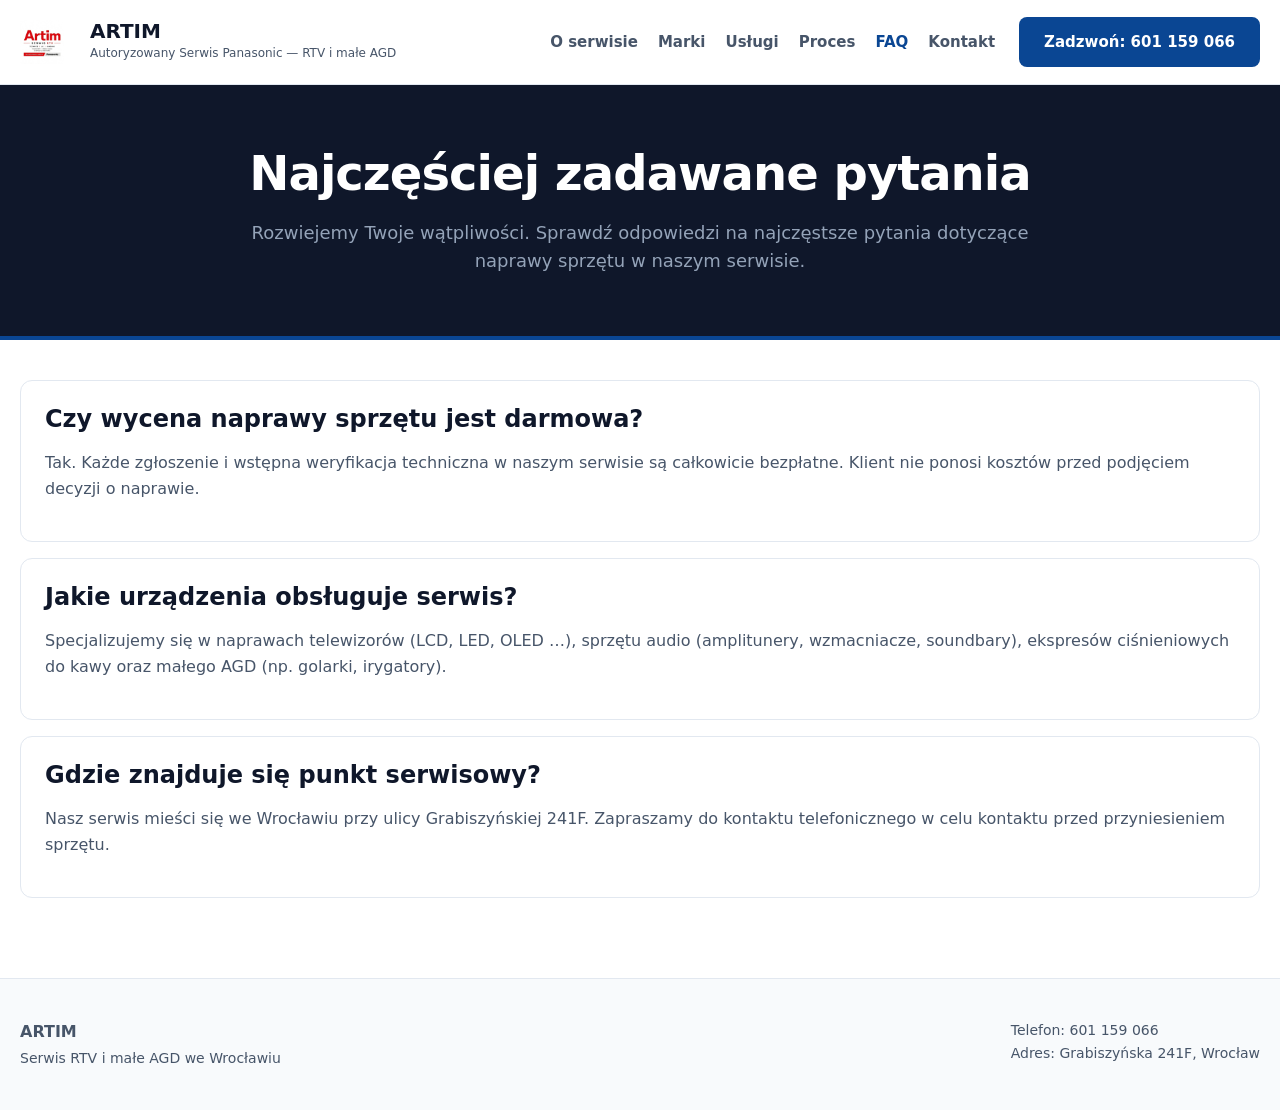
<file: faq.html>
<!DOCTYPE html>
<html lang="pl">
<head>
  <meta charset="UTF-8" />
  <meta name="viewport" content="width=device-width, initial-scale=1.0" />
  <title>FAQ - Często zadawane pytania | Serwis RTV i AGD ARTIM</title>
<meta name="description" content="Masz pytania dotyczące naprawy sprzętu we Wrocławiu? Sprawdź nasze FAQ. Odpowiadamy na najczęstsze pytania o koszty, czas naprawy i gwarancję.">
  <link rel="icon" type="image/jpeg" href="icon.jpg">
  <link rel="stylesheet" href="style.css">
</head>
<body>
  <header class="topbar">
    <div class="container topbar-inner">
      <a href="index.html" class="brand"><img src="logo.jpg" alt="Artim Logo" style="height: 44px; width: auto; object-fit: contain; border-radius: 4px; margin-right: 12px;"><div class="brand-copy"><div class="brand-title">ARTIM</div><div class="brand-sub">Autoryzowany Serwis Panasonic — RTV i małe AGD</div></div></a>
      <nav class="nav">
        <div class="nav-links">
          <a href="o-serwisie.html">O serwisie</a>
          <a href="marki.html">Marki</a>
          <a href="uslugi.html">Usługi</a>
          <a href="proces.html">Proces</a>
          <a href="faq.html" style="color: var(--brand);">FAQ</a>
          <a href="kontakt.html">Kontakt</a>
        </div>
        <a class="btn btn-primary nav-phone" href="tel:+48601159066">Zadzwoń: 601 159 066</a>
      </nav>
    </div>
  </header>

  <section class="page-header">
    <div class="container">
      <h1>Najczęściej zadawane pytania</h1>
      <p>Rozwiejemy Twoje wątpliwości. Sprawdź odpowiedzi na najczęstsze pytania dotyczące naprawy sprzętu w naszym serwisie.</p>
    </div>
  </section>

  <main class="section" style="padding-top: 40px;">
    <div class="container">
      <div class="faq">
        <div class="faq-item">
          <h3>Czy wycena naprawy sprzętu jest darmowa?</h3>
          <p>Tak. Każde zgłoszenie i wstępna weryfikacja techniczna w naszym serwisie są całkowicie bezpłatne. Klient nie ponosi kosztów przed podjęciem decyzji o naprawie.</p>
        </div>
        <div class="faq-item">
          <h3>Jakie urządzenia obsługuje serwis?</h3>
          <p>Specjalizujemy się w naprawach telewizorów (LCD, LED, OLED …), sprzętu audio (amplitunery, wzmacniacze, soundbary), ekspresów ciśnieniowych do kawy oraz małego AGD (np. golarki, irygatory).</p>
        </div>
        <div class="faq-item">
          <h3>Gdzie znajduje się punkt serwisowy?</h3>
          <p>Nasz serwis mieści się we Wrocławiu przy ulicy Grabiszyńskiej 241F. Zapraszamy do kontaktu telefonicznego w celu kontaktu przed przyniesieniem sprzętu.</p>
        </div>
      </div>
    </div>
  </main>

  <footer class="footer">
    <div class="container footer-inner">
      <div><strong>ARTIM</strong><br><span class="small">Serwis RTV i małe AGD we Wrocławiu</span></div>
      <div class="small">
        <div>Telefon: <a href="tel:+48601159066">601 159 066</a></div>
        <div>Adres: Grabiszyńska 241F, Wrocław</div>
      </div>
    </div>
  </footer>
</body>
</html>
</file>
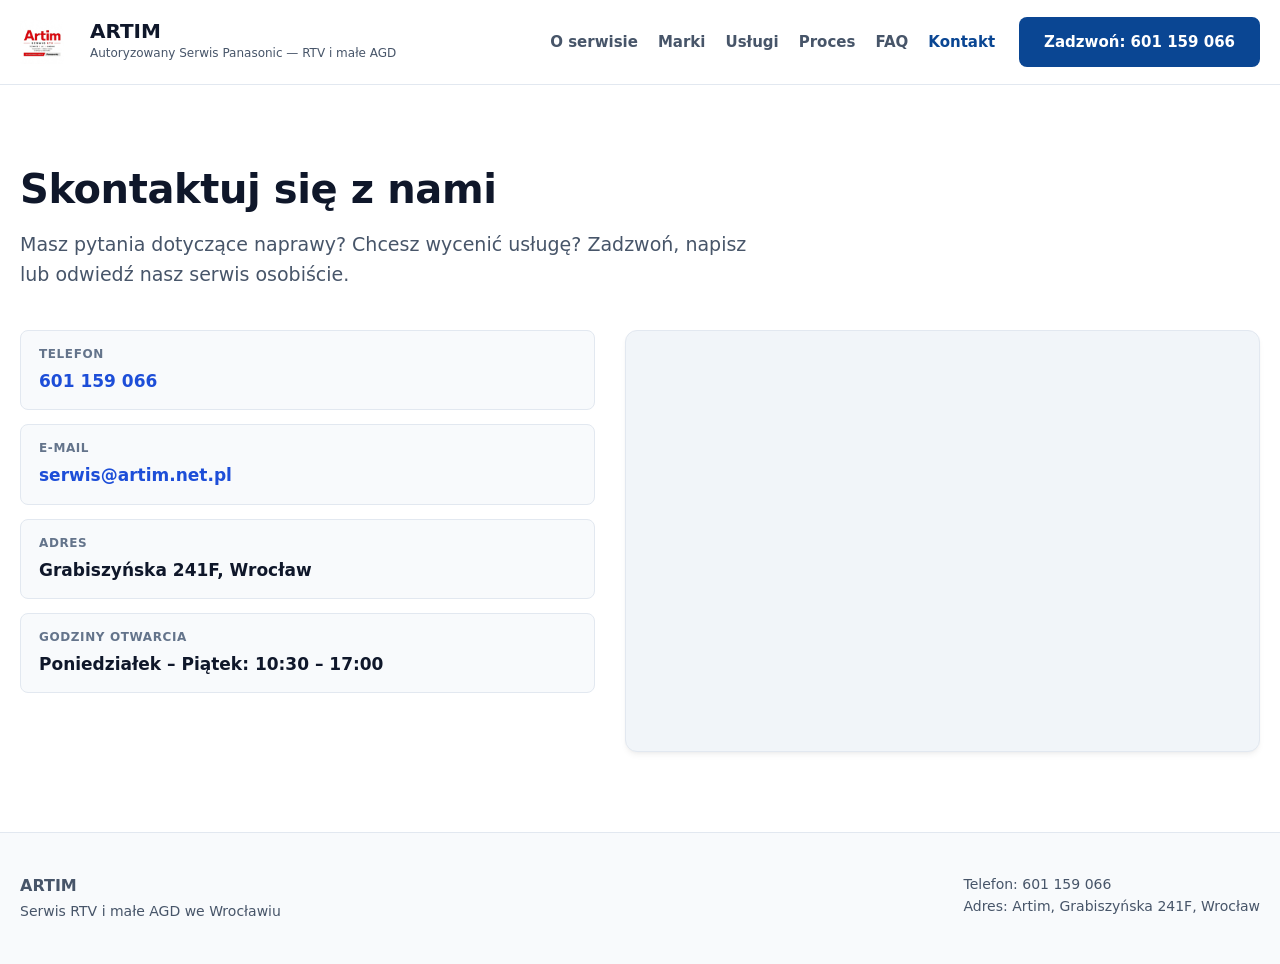
<file: kontakt.html>
<!DOCTYPE html>
<html lang="pl">
<head>
  <meta charset="UTF-8" />
  <meta name="viewport" content="width=device-width, initial-scale=1.0" />
 <title>Kontakt - Serwis ARTIM Wrocław | Adres, telefon i dojazd</title>
<meta name="description" content="Skontaktuj się z nami! Serwis ARTIM, ul. Grabiszyńska 241F, Wrocław. Zadzwoń: 601 159 066. Szybka naprawa RTV, audio i ekspresów. Sprawdź mapę dojazdu.">
  <link rel="icon" type="image/jpeg" href="icon.jpg">
  <link rel="stylesheet" href="style.css">
</head>
<body>
  <header class="topbar">
    <div class="container topbar-inner">
      <a href="index.html" class="brand">
        <img src="logo.jpg" alt="Artim Logo" style="height: 44px; width: auto; object-fit: contain; border-radius: 4px; margin-right: 12px;">
        <div class="brand-copy">
          <div class="brand-title">ARTIM</div>
          <div class="brand-sub">Autoryzowany Serwis Panasonic — RTV i małe AGD</div>
        </div>
      </a>
      <nav class="nav">
        <div class="nav-links">
          <a href="o-serwisie.html">O serwisie</a>
          <a href="marki.html">Marki</a>
          <a href="uslugi.html">Usługi</a>
          <a href="proces.html">Proces</a>
          <a href="faq.html">FAQ</a>
          <a href="kontakt.html" style="color: var(--brand);">Kontakt</a>
        </div>
        <a class="btn btn-primary nav-phone" href="tel:+48601159066">Zadzwoń: 601 159 066</a>
      </nav>
    </div>
  </header>

  <main class="section">
    <div class="container">
      <div class="section-head">
        <h2>Skontaktuj się z nami</h2>
        <p class="lead">Masz pytania dotyczące naprawy? Chcesz wycenić usługę? Zadzwoń, napisz lub odwiedź nasz serwis osobiście.</p>
      </div>

      <div class="contact-grid">
        <div class="contact-card">
          <div class="contact-box">
            
            <div class="contact-item">
              <span class="contact-label">Telefon</span>
              <span class="contact-value"><a href="tel:+48601159066" class="link">601 159 066</a></span>
            </div>

            <div class="contact-item">
              <span class="contact-label">E-mail</span>
              <span class="contact-value"><a href="mailto:serwis@artim.net.pl" class="link">serwis@artim.net.pl</a></span>
            </div>
            
            <div class="contact-item">
              <span class="contact-label">Adres</span>
              <span class="contact-value">Grabiszyńska 241F, Wrocław</span>
            </div>

            <div class="contact-item">
              <span class="contact-label">Godziny otwarcia</span>
              <span class="contact-value">Poniedziałek – Piątek: 10:30 – 17:00</span>
            </div>

          </div>
        </div>

        <div class="map-wrap">
          <!-- Poprawnie osadzona mapa dla Artim -->
          <iframe 
            src="https://www.google.com/maps/embed?pb=!1m18!1m12!1m3!1d2505.4667503738096!2d16.9823447!3d51.0969714!2m3!1f0!2f0!3f0!3m2!1i1024!2i768!4f13.1!3m3!1m2!1s0x470fc18b3bf2ea5d%3A0x2e398857a7fdf902!2sArtim%20-%20Serwis%20RTV%20%2F%20Panasonic%20%2F%20Technics%20%2F%20LG%20%2F%20Samsung%20%2FEkspresy%20ci%C5%9Bnieniowe%20do%20kawy!5e0!3m2!1spl!2spl!4v1719010000000!5m2!1spl!2spl" 
            width="100%" 
            height="100%" 
            style="border:0;" 
            allowfullscreen="" 
            loading="lazy" 
            referrerpolicy="no-referrer-when-downgrade">
          </iframe>
        </div>
      </div>
    </div>
  </main>

  <footer class="footer">
    <div class="container footer-inner">
      <div><strong>ARTIM</strong><br><span class="small">Serwis RTV i małe AGD we Wrocławiu</span></div>
      <div class="small">
        <div>Telefon: <a href="tel:+48601159066">601 159 066</a></div>
        <div>Adres: Artim, Grabiszyńska 241F, Wrocław</div>
      </div>
    </div>
  </footer>
</body>
</html>
</file>
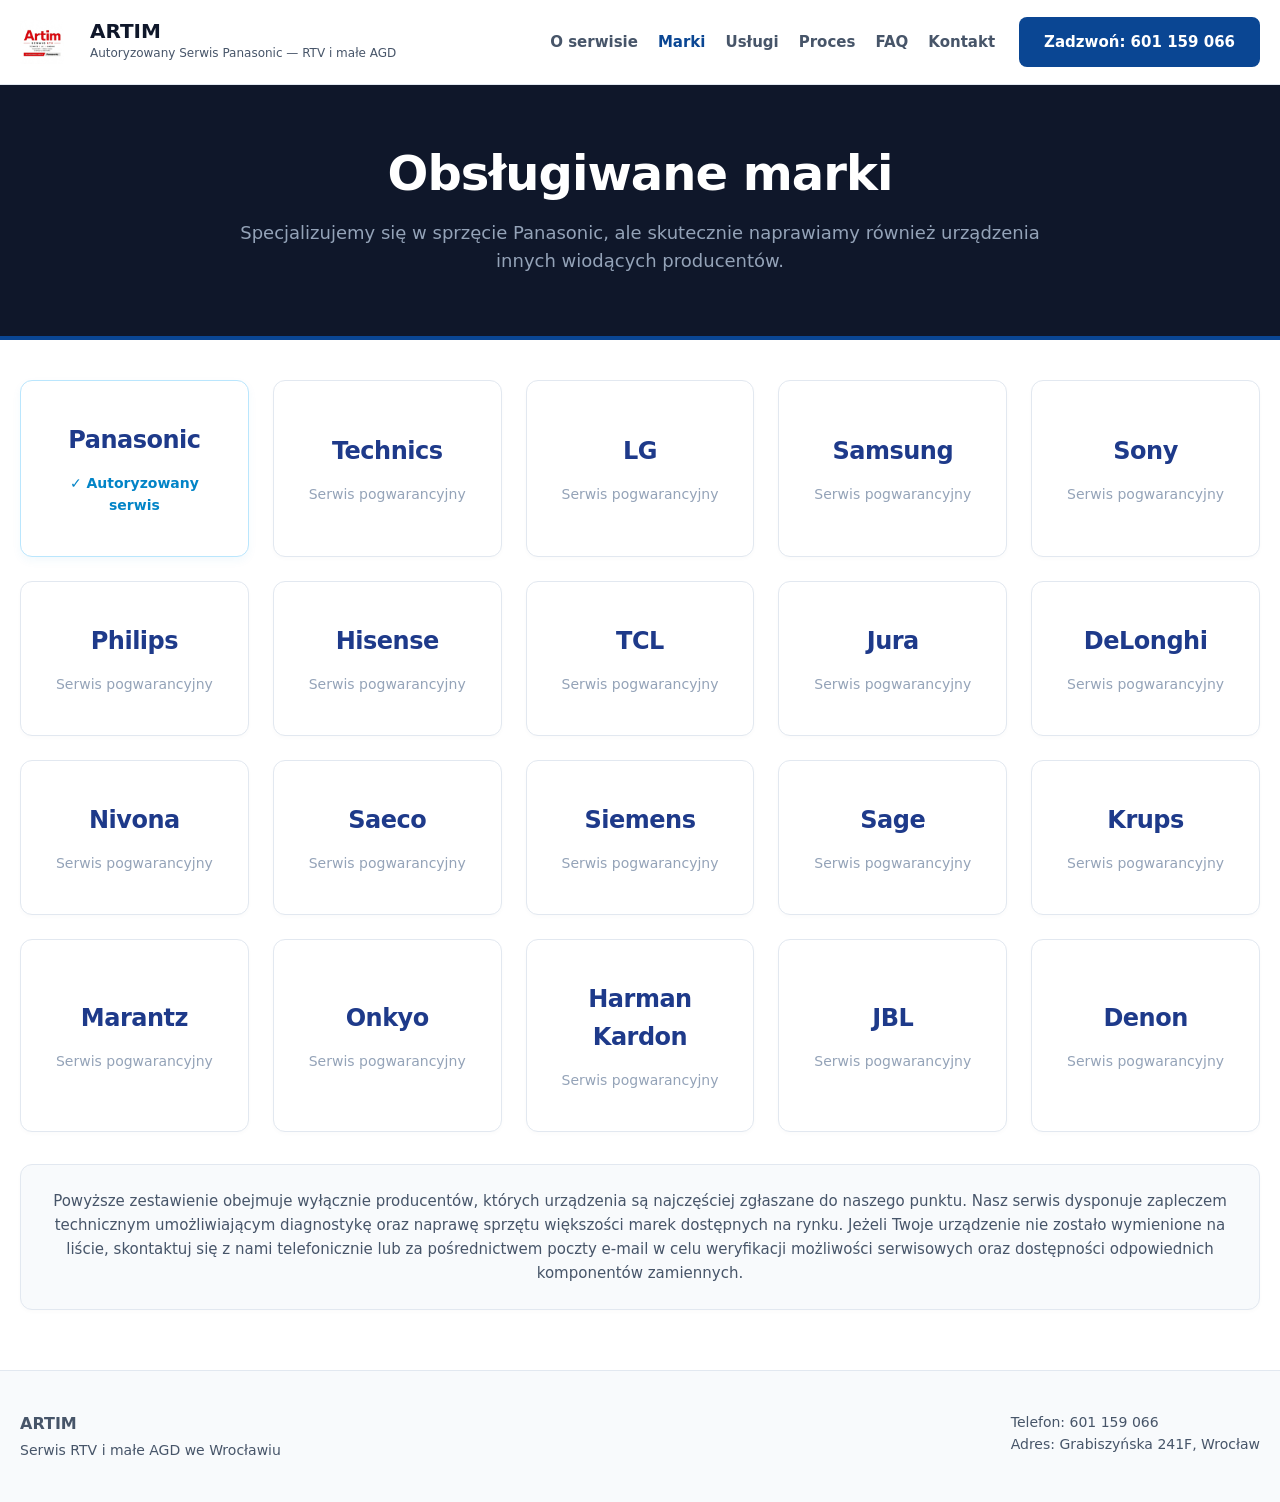
<file: marki.html>
<!DOCTYPE html>
<html lang="pl">
<head>
  <meta charset="UTF-8" />
  <meta name="viewport" content="width=device-width, initial-scale=1.0" />
  <title>Serwis Panasonic Wrocław - Obsługiwane Marki (Jura, DeLonghi, Sony) | ARTIM</title>
<meta name="description" content="Autoryzowany serwis Panasonic we Wrocławiu. Oferujemy również pogwarancyjną naprawę urządzeń marek Technics, LG, Samsung, Sony, Philips, Jura, DeLonghi i innych.">
  <link rel="icon" type="image/jpeg" href="icon.jpg">
  <link rel="stylesheet" href="style.css">
  
  <style>
    /* Siatka: 5 kolumn, szerokie i równe odstępy */
    .brands-grid {
      display: grid;
      grid-template-columns: 1fr;
      gap: 24px;
    }
    
    @media (min-width: 576px) {
      .brands-grid { grid-template-columns: repeat(2, 1fr); }
    }
    @media (min-width: 992px) {
      .brands-grid { grid-template-columns: repeat(4, 1fr); }
    }
    @media (min-width: 1200px) {
      .brands-grid { grid-template-columns: repeat(5, 1fr); }
    }
    
    /* Przywrócony duży, czytelny styl karty marki */
    .brand-card {
      background: #ffffff;
      border: 1px solid #e2e8f0;
      border-radius: 12px;
      padding: 40px 24px;
      text-align: center;
      box-shadow: 0 2px 4px rgba(0, 0, 0, 0.02);
      transition: transform 0.3s ease, box-shadow 0.3s ease, border-color 0.3s ease;
      display: flex;
      flex-direction: column;
      justify-content: center;
      align-items: center;
      min-height: 140px;
    }

    .brand-card:hover {
      transform: translateY(-4px);
      box-shadow: 0 10px 20px rgba(0, 0, 0, 0.06);
      border-color: #cbd5e1;
    }

    /* Przywrócona duża czcionka marki */
    .brand-name {
      font-size: 24px;
      font-weight: 800;
      color: #1e3a8a; 
      margin-bottom: 12px;
      letter-spacing: -0.5px;
    }

    /* Przywrócony rozmiar statusu */
    .brand-status {
      font-size: 14px;
      font-weight: 500;
    }

    .brand-status.auth {
      color: #0284c7; 
      font-weight: 600;
    }

    .brand-status.standard {
      color: #94a3b8; 
    }

    /* Pomniejszony i uspokojony boks informacyjny */
    .info-box {
      margin-top: 32px;
      width: 100%;
      box-sizing: border-box;
      padding: 24px 32px;
      background: #f8fafc; 
      border: 1px solid #e2e8f0; 
      border-radius: 12px;
      text-align: center;
      color: #475569; 
      font-size: 15px; 
      line-height: 1.6;
      box-shadow: 0 2px 4px rgba(0, 0, 0, 0.02);
    }
  </style>
</head>
<body>
  <header class="topbar">
    <div class="container topbar-inner">
      <a href="index.html" class="brand"><img src="logo.jpg" alt="Artim Logo" style="height: 44px; width: auto; object-fit: contain; border-radius: 4px; margin-right: 12px;"><div class="brand-copy"><div class="brand-title">ARTIM</div><div class="brand-sub">Autoryzowany Serwis Panasonic — RTV i małe AGD</div></div></a>
      <nav class="nav">
        <div class="nav-links">
          <a href="o-serwisie.html">O serwisie</a>
          <a href="marki.html" style="color: var(--brand);">Marki</a>
          <a href="uslugi.html">Usługi</a>
          <a href="proces.html">Proces</a>
          <a href="faq.html">FAQ</a>
          <a href="kontakt.html">Kontakt</a>
        </div>
        <a class="btn btn-primary nav-phone" href="tel:+48601159066">Zadzwoń: 601 159 066</a>
      </nav>
    </div>
  </header>

  <section class="page-header">
    <div class="container">
      <h1>Obsługiwane marki</h1>
      <p>Specjalizujemy się w sprzęcie Panasonic, ale skutecznie naprawiamy również urządzenia innych wiodących producentów.</p>
    </div>
  </section>

  <main class="section" style="padding-top: 40px; padding-bottom: 60px;">
    <div class="container">
      
      <div class="brands-grid">
        
        <!-- Panasonic - Jedyny autoryzowany -->
        <article class="brand-card" style="border-color: #bae6fd; box-shadow: 0 4px 10px rgba(2, 132, 199, 0.05);">
          <div class="brand-name">Panasonic</div>
          <div class="brand-status auth">&#10003; Autoryzowany serwis</div>
        </article>

        <!-- TV, Audio i Ekspresy -->
        <article class="brand-card">
          <div class="brand-name">Technics</div>
          <div class="brand-status standard">Serwis pogwarancyjny</div>
        </article>

        <article class="brand-card">
          <div class="brand-name">LG</div>
          <div class="brand-status standard">Serwis pogwarancyjny</div>
        </article>

        <article class="brand-card">
          <div class="brand-name">Samsung</div>
          <div class="brand-status standard">Serwis pogwarancyjny</div>
        </article>

        <article class="brand-card">
          <div class="brand-name">Sony</div>
          <div class="brand-status standard">Serwis pogwarancyjny</div>
        </article>

        <article class="brand-card">
          <div class="brand-name">Philips</div>
          <div class="brand-status standard">Serwis pogwarancyjny</div>
        </article>

        <article class="brand-card">
          <div class="brand-name">Hisense</div>
          <div class="brand-status standard">Serwis pogwarancyjny</div>
        </article>

        <article class="brand-card">
          <div class="brand-name">TCL</div>
          <div class="brand-status standard">Serwis pogwarancyjny</div>
        </article>

        <article class="brand-card">
          <div class="brand-name">Jura</div>
          <div class="brand-status standard">Serwis pogwarancyjny</div>
        </article>

        <article class="brand-card">
          <div class="brand-name">DeLonghi</div>
          <div class="brand-status standard">Serwis pogwarancyjny</div>
        </article>

        <article class="brand-card">
          <div class="brand-name">Nivona</div>
          <div class="brand-status standard">Serwis pogwarancyjny</div>
        </article>

        <article class="brand-card">
          <div class="brand-name">Saeco</div>
          <div class="brand-status standard">Serwis pogwarancyjny</div>
        </article>

        <article class="brand-card">
          <div class="brand-name">Siemens</div>
          <div class="brand-status standard">Serwis pogwarancyjny</div>
        </article>

        <article class="brand-card">
          <div class="brand-name">Sage</div>
          <div class="brand-status standard">Serwis pogwarancyjny</div>
        </article>

        <article class="brand-card">
          <div class="brand-name">Krups</div>
          <div class="brand-status standard">Serwis pogwarancyjny</div>
        </article>

        <article class="brand-card">
          <div class="brand-name">Marantz</div>
          <div class="brand-status standard">Serwis pogwarancyjny</div>
        </article>

        <article class="brand-card">
          <div class="brand-name">Onkyo</div>
          <div class="brand-status standard">Serwis pogwarancyjny</div>
        </article>

        <article class="brand-card">
          <div class="brand-name">Harman Kardon</div>
          <div class="brand-status standard">Serwis pogwarancyjny</div>
        </article>

        <article class="brand-card">
          <div class="brand-name">JBL</div>
          <div class="brand-status standard">Serwis pogwarancyjny</div>
        </article>

        <article class="brand-card">
          <div class="brand-name">Denon</div>
          <div class="brand-status standard">Serwis pogwarancyjny</div>
        </article>

      </div>

      <!-- Boks tekstowy idealnie wyrównany -->
      <div class="info-box">
        Powyższe zestawienie obejmuje wyłącznie producentów, których urządzenia są najczęściej zgłaszane do naszego punktu. Nasz serwis dysponuje zapleczem technicznym umożliwiającym diagnostykę oraz naprawę sprzętu większości marek dostępnych na rynku. Jeżeli Twoje urządzenie nie zostało wymienione na liście, skontaktuj się z nami telefonicznie lub za pośrednictwem poczty e-mail w celu weryfikacji możliwości serwisowych oraz dostępności odpowiednich komponentów zamiennych.
      </div>

    </div>
  </main>

  <footer class="footer">
    <div class="container footer-inner">
      <div><strong>ARTIM</strong><br><span class="small">Serwis RTV i małe AGD we Wrocławiu</span></div>
      <div class="small">
        <div>Telefon: <a href="tel:+48601159066">601 159 066</a></div>
        <div>Adres: Grabiszyńska 241F, Wrocław</div>
      </div>
    </div>
  </footer>
</body>
</html>
</file>
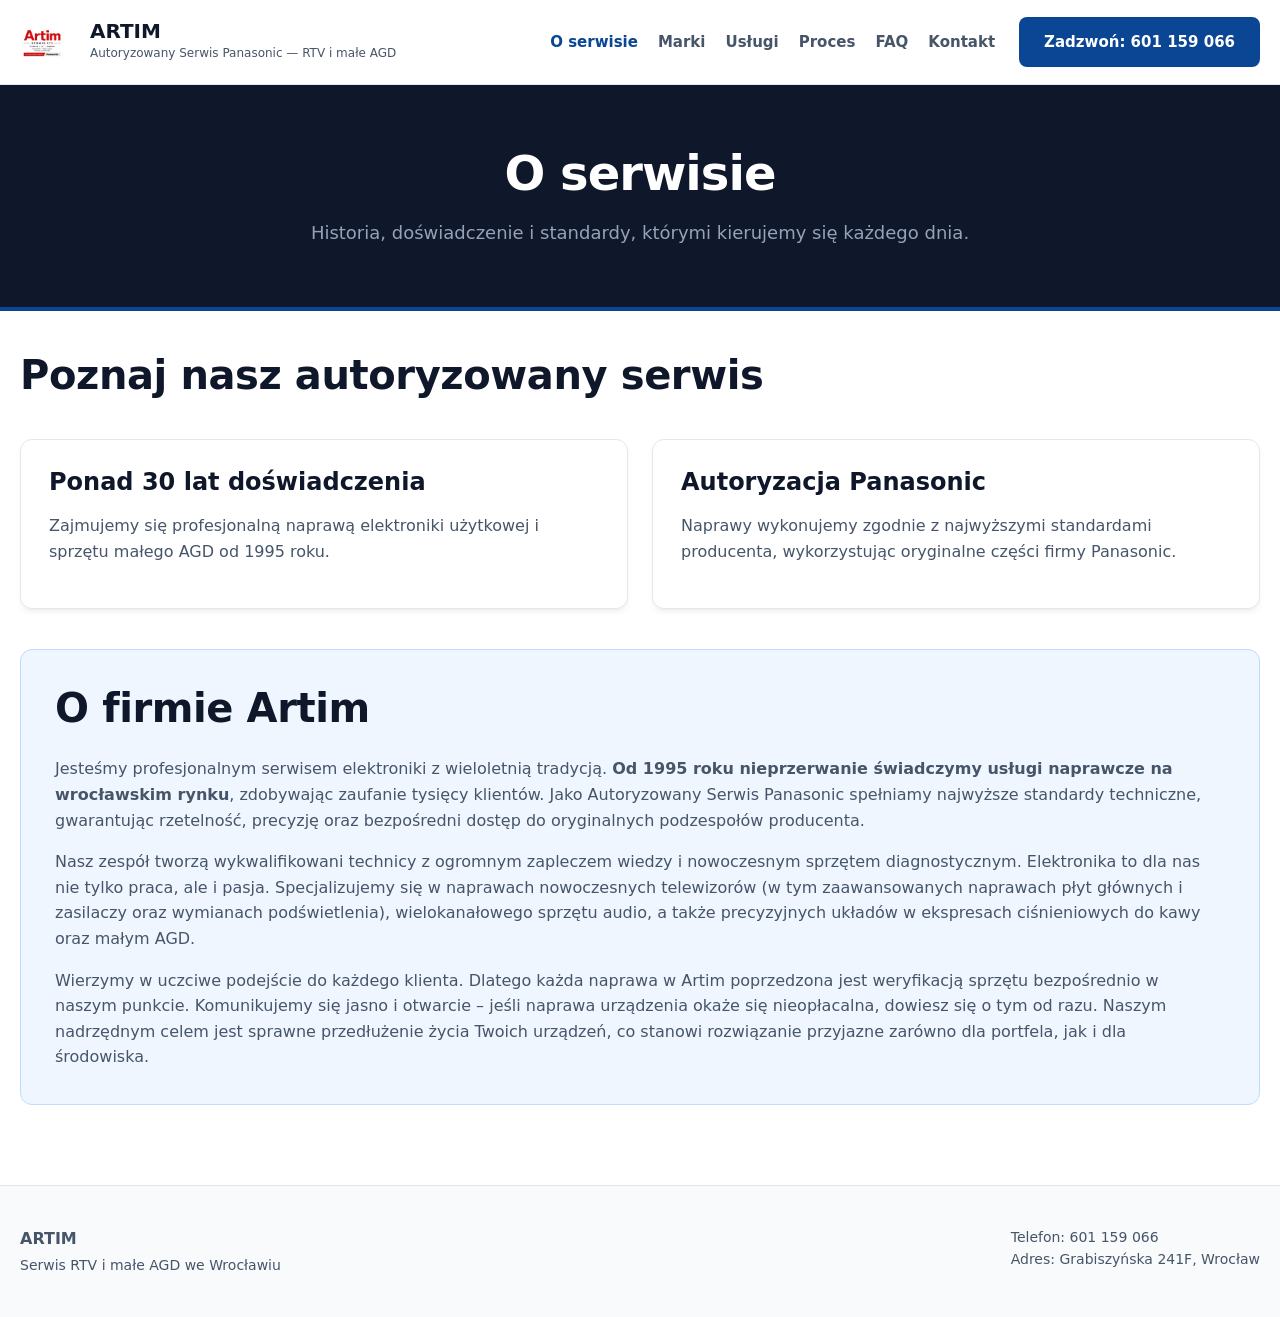
<file: o-serwisie.html>
<!DOCTYPE html>
<html lang="pl">
<head>
  <meta charset="UTF-8" />
  <meta name="viewport" content="width=device-width, initial-scale=1.0" />
  <title>O serwisie ARTIM - Doświadczenie i profesjonalizm we Wrocławiu</title>
<meta name="description" content="Poznaj historię serwisu ARTIM we Wrocławiu. Od lat specjalizujemy się w diagnozie i naprawie telewizorów, sprzętu audio oraz ekspresów do kawy. Zobacz, dlaczego warto nam zaufać.">
  <link rel="icon" type="image/jpeg" href="icon.jpg">
  <link rel="stylesheet" href="style.css">
</head>
<body>
  <header class="topbar">
    <div class="container topbar-inner">
      <a href="index.html" class="brand"><img src="logo.jpg" alt="Artim Logo" style="height: 44px; width: auto; object-fit: contain; border-radius: 4px; margin-right: 12px;"><div class="brand-copy"><div class="brand-title">ARTIM</div><div class="brand-sub">Autoryzowany Serwis Panasonic — RTV i małe AGD</div></div></a>
      <nav class="nav">
        <div class="nav-links">
          <a href="o-serwisie.html" style="color: var(--brand);">O serwisie</a>
          <a href="marki.html">Marki</a>
          <a href="uslugi.html">Usługi</a>
          <a href="proces.html">Proces</a>
          <a href="faq.html">FAQ</a>
          <a href="kontakt.html">Kontakt</a>
        </div>
        <a class="btn btn-primary nav-phone" href="tel:+48601159066">Zadzwoń: 601 159 066</a>
      </nav>
    </div>
  </header>

  <section class="page-header">
    <div class="container">
      <h1>O serwisie</h1>
      <p>Historia, doświadczenie i standardy, którymi kierujemy się każdego dnia.</p>
    </div>
  </section>

  <main>
    <section class="section" style="padding-top: 40px;">
      <div class="container">
        
        <div class="section-head">
          <h2>Poznaj nasz autoryzowany serwis</h2>
        </div>
        
        <div class="grid grid-2">
          <article class="card why-card">
            <h3>Ponad 30 lat doświadczenia</h3>
            <p>Zajmujemy się profesjonalną naprawą elektroniki użytkowej i sprzętu małego AGD od 1995
roku.</p>
          </article>
          <article class="card why-card">
            <h3>Autoryzacja Panasonic</h3>
            <p>Naprawy wykonujemy zgodnie z najwyższymi standardami producenta, wykorzystując
oryginalne części firmy Panasonic.</p></p>
          </article>
        </div>

        <div class="highlight-box" style="margin-top: 40px;">
          <h2 style="margin-bottom: 24px;">O firmie Artim</h2>
          <p>Jesteśmy profesjonalnym serwisem elektroniki z wieloletnią tradycją. <strong>Od 1995 roku nieprzerwanie świadczymy usługi naprawcze na wrocławskim rynku</strong>, zdobywając zaufanie tysięcy klientów. Jako Autoryzowany Serwis Panasonic spełniamy najwyższe standardy techniczne, gwarantując rzetelność, precyzję oraz bezpośredni dostęp do oryginalnych podzespołów producenta.</p>
          <p>Nasz zespół tworzą wykwalifikowani technicy z ogromnym zapleczem wiedzy i nowoczesnym sprzętem diagnostycznym. Elektronika to dla nas nie tylko praca, ale i pasja. Specjalizujemy się w naprawach nowoczesnych telewizorów (w tym zaawansowanych naprawach płyt głównych i zasilaczy oraz wymianach podświetlenia), wielokanałowego sprzętu audio, a także precyzyjnych układów w ekspresach ciśnieniowych do kawy oraz małym AGD.</p>
          <p style="margin-bottom: 0;">Wierzymy w uczciwe podejście do każdego klienta. Dlatego każda naprawa w Artim poprzedzona jest weryfikacją sprzętu bezpośrednio w naszym punkcie. Komunikujemy się jasno i otwarcie – jeśli naprawa urządzenia okaże się nieopłacalna, dowiesz się o tym od razu. Naszym nadrzędnym celem jest sprawne przedłużenie życia Twoich urządzeń, co stanowi rozwiązanie przyjazne zarówno dla portfela, jak i dla środowiska.</p>
        </div>

      </div>
    </section>
  </main>

  <footer class="footer">
    <div class="container footer-inner">
      <div><strong>ARTIM</strong><br><span class="small">Serwis RTV i małe AGD we Wrocławiu</span></div>
      <div class="small">
        <div>Telefon: <a href="tel:+48601159066">601 159 066</a></div>
        <div>Adres: Grabiszyńska 241F, Wrocław</div>
      </div>
    </div>
  </footer>
</body>
</html>
</file>
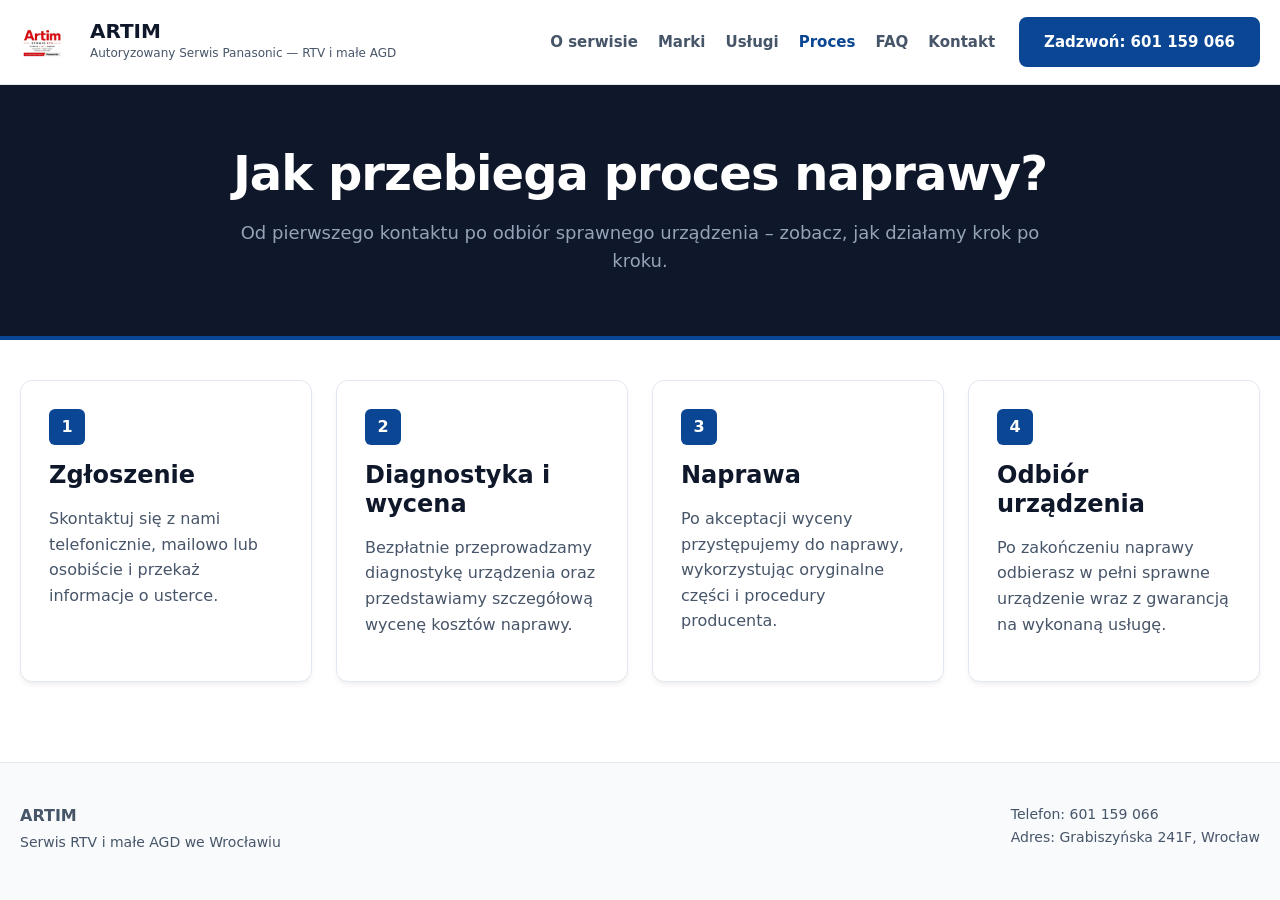
<file: proces.html>
<!DOCTYPE html>
<html lang="pl">
<head>
  <meta charset="UTF-8" />
  <meta name="viewport" content="width=device-width, initial-scale=1.0" />
 <title>Jak wygląda naprawa? Proces serwisowy krok po kroku | ARTIM Wrocław</title>
<meta name="description" content="Zobacz, jak działamy. Od darmowej diagnozy na miejscu, przez szczegółową wycenę, aż po naprawę i odbiór sprawnego sprzętu z pisemną gwarancją.">
  <link rel="icon" type="image/jpeg" href="icon.jpg">
  <link rel="stylesheet" href="style.css">
</head>
<body>
  <header class="topbar">
    <div class="container topbar-inner">
      <a href="index.html" class="brand"><img src="logo.jpg" alt="Artim Logo" style="height: 44px; width: auto; object-fit: contain; border-radius: 4px; margin-right: 12px;"><div class="brand-copy"><div class="brand-title">ARTIM</div><div class="brand-sub">Autoryzowany Serwis Panasonic — RTV i małe AGD</div></div></a>
      <nav class="nav">
        <div class="nav-links">
          <a href="o-serwisie.html">O serwisie</a>
          <a href="marki.html">Marki</a>
          <a href="uslugi.html">Usługi</a>
          <a href="proces.html" style="color: var(--brand);">Proces</a>
          <a href="faq.html">FAQ</a>
          <a href="kontakt.html">Kontakt</a>
        </div>
        <a class="btn btn-primary nav-phone" href="tel:+48601159066">Zadzwoń: 601 159 066</a>
      </nav>
    </div>
  </header>

  <section class="page-header">
    <div class="container">
      <h1>Jak przebiega proces naprawy?</h1>
      <p>Od pierwszego kontaktu po odbiór sprawnego urządzenia – zobacz, jak działamy krok po kroku.</p>
    </div>
  </section>

  <main class="section" style="padding-top: 40px;">
    <div class="container">
      <div class="grid grid-4">
        <article class="card step-card">
          <div class="step-no">1</div>
          <h3>Zgłoszenie</h3>
          <p>Skontaktuj się z nami telefonicznie, mailowo lub osobiście i przekaż informacje o usterce.</p>
        </article>
        <article class="card step-card">
          <div class="step-no">2</div>
          <h3>Diagnostyka i wycena</h3>
          <p>Bezpłatnie przeprowadzamy diagnostykę urządzenia oraz przedstawiamy szczegółową wycenę kosztów naprawy.</p>
        </article>
        <article class="card step-card">
          <div class="step-no">3</div>
          <h3>Naprawa</h3>
          <p>Po akceptacji wyceny przystępujemy do naprawy, wykorzystując oryginalne części i procedury producenta.</p>
        </article>
        <article class="card step-card">
          <div class="step-no">4</div>
          <h3>Odbiór urządzenia</h3>
          <p>Po zakończeniu naprawy odbierasz w pełni sprawne urządzenie wraz z gwarancją na wykonaną usługę.</p>
        </article>
      </div>
    </div>
  </main>

  <footer class="footer">
    <div class="container footer-inner">
      <div><strong>ARTIM</strong><br><span class="small">Serwis RTV i małe AGD we Wrocławiu</span></div>
      <div class="small">
        <div>Telefon: <a href="tel:+48601159066">601 159 066</a></div>
        <div>Adres: Grabiszyńska 241F, Wrocław</div>
      </div>
    </div>
  </footer>
</body>
</html>
</file>
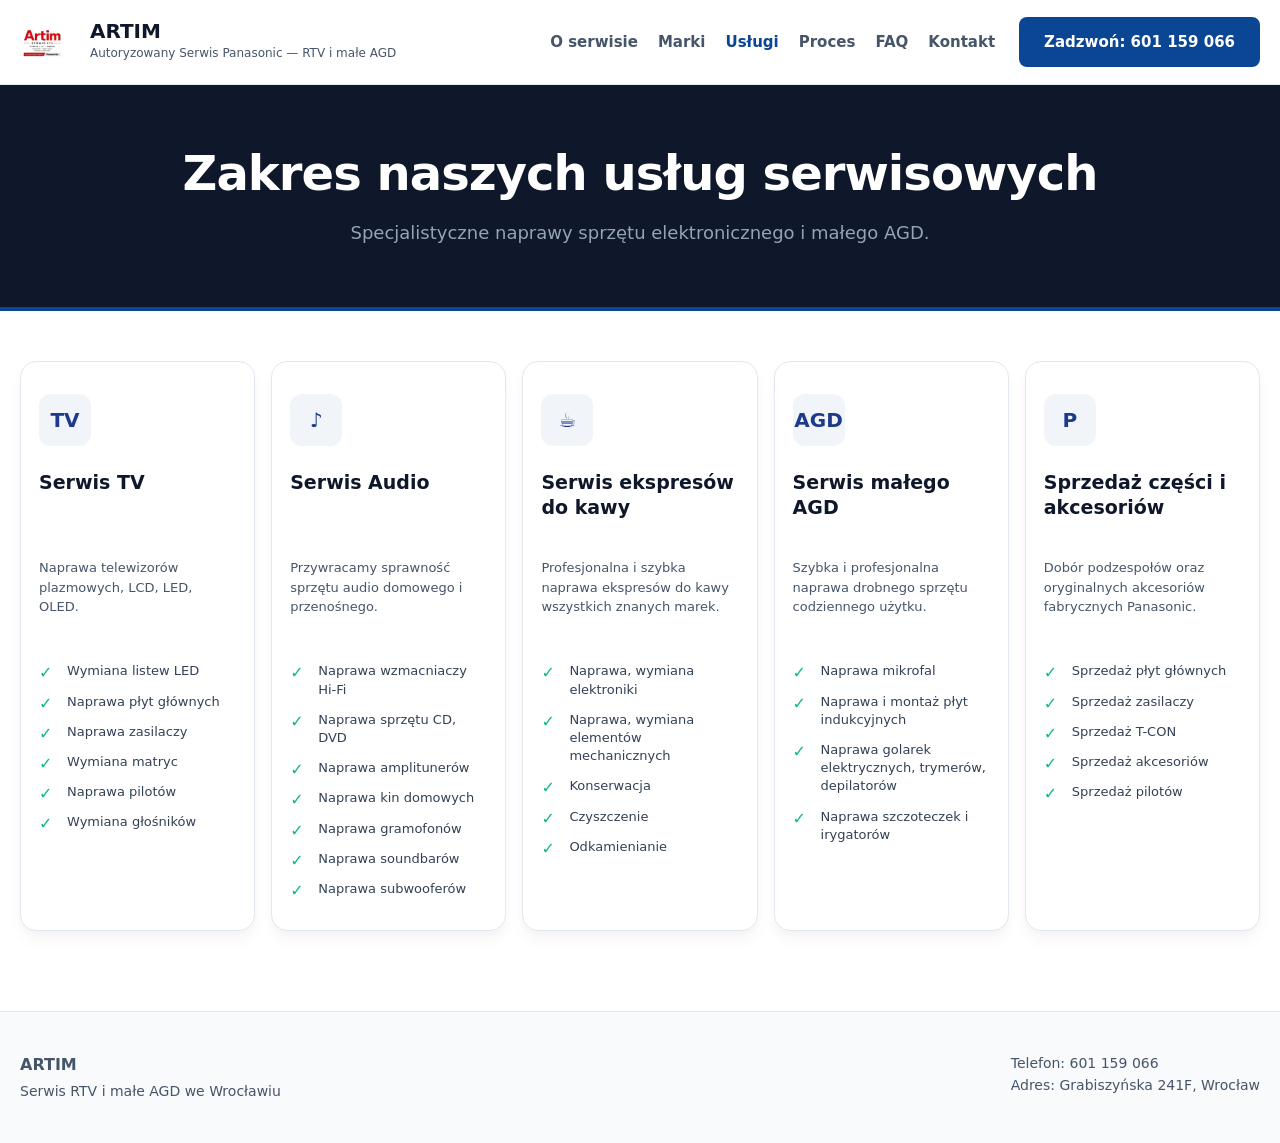
<file: uslugi.html>
<!DOCTYPE html>
<html lang="pl">
<head>
  <meta charset="UTF-8" />
  <meta name="viewport" content="width=device-width, initial-scale=1.0" />
  <title>Naprawa TV, Audio, Ekspresów do Kawy Wrocław - Usługi Serwisowe | ARTIM</title>
<meta name="description" content="Poznaj zakres naszych usług naprawczych we Wrocławiu. Serwisujemy telewizory (LED/OLED), wzmacniacze audio, ekspresy ciśnieniowe oraz drobne AGD. Oryginalne części.">
  <link rel="icon" type="image/jpeg" href="icon.jpg">
  <link rel="stylesheet" href="style.css">
  
  <style>
    .services-grid {
      display: grid;
      grid-template-columns: 1fr;
      gap: 16px; /* Zmniejszony odstęp dla szerszych kart */
      align-items: stretch;
    }
    
    @media (min-width: 768px) {
      .services-grid { grid-template-columns: repeat(3, 1fr); }
    }
    @media (min-width: 1200px) {
      .services-grid { grid-template-columns: repeat(5, 1fr); }
    }
    
    .premium-card {
      background: #ffffff;
      border: 1px solid #e2e8f0;
      border-radius: 16px;
      padding: 32px 18px; /* Mniejsze paddingi boczne, by tekst miał więcej miejsca */
      width: 100%;
      box-sizing: border-box;
      display: flex;
      flex-direction: column;
      box-shadow: 0 4px 6px rgba(0, 0, 0, 0.02), 0 10px 15px rgba(0, 0, 0, 0.03);
      transition: transform 0.3s ease, box-shadow 0.3s ease, border-color 0.3s ease;
    }

    .premium-card:hover {
      transform: translateY(-6px);
      box-shadow: 0 12px 25px rgba(0, 0, 0, 0.08);
      border-color: #cbd5e1;
    }

    .premium-card .icon-box {
      width: 52px;
      height: 52px;
      background: #f1f5f9;
      color: #1e3a8a; 
      font-size: 20px;
      font-weight: 800;
      display: flex;
      align-items: center;
      justify-content: center;
      border-radius: 12px;
      margin-bottom: 24px;
    }

    .premium-card h3 {
      font-size: 19px; /* Odrobinę mniejszy font, by rzadziej się łamał */
      color: #0f172a;
      margin-top: 0;
      margin-bottom: 12px;
      font-weight: 800;
      line-height: 1.3;
    }

    .premium-card p.desc {
      font-size: 13px; /* Zgrabniejszy opis */
      line-height: 1.5;
      color: #475569;
      margin-bottom: 24px;
    }

    /* Wymuszanie wyrównania: używamy min-height, aby zapobiec ucięciom i nakładaniu się tekstu */
    @media (min-width: 1200px) {
      .premium-card h3 {
        min-height: 76px; /* Zapewnia miejsce na 3 pełne linijki tekstu */
      }
      .premium-card p.desc {
        min-height: 80px; /* Zapewnia miejsce na 4 pełne linijki tekstu */
      }
    }

    .premium-list {
      list-style: none;
      padding: 0;
      margin: 0;
      flex-grow: 1;
      display: flex;
      flex-direction: column;
      gap: 12px; 
    }

    .premium-list li {
      position: relative;
      padding-left: 28px;
      font-size: 13px; 
      line-height: 1.4;
      color: #334155;
    }

    .premium-list li::before {
      content: '✓';
      position: absolute;
      left: 0;
      top: 0;
      color: #10b981; 
      font-weight: 900;
      font-size: 16px;
    }
  </style>
</head>
<body>
  <header class="topbar">
    <div class="container topbar-inner">
      <a href="index.html" class="brand"><img src="logo.jpg" alt="Artim Logo" style="height: 44px; width: auto; object-fit: contain; border-radius: 4px; margin-right: 12px;"><div class="brand-copy"><div class="brand-title">ARTIM</div><div class="brand-sub">Autoryzowany Serwis Panasonic — RTV i małe AGD</div></div></a>
      <nav class="nav">
        <div class="nav-links">
          <a href="o-serwisie.html">O serwisie</a>
          <a href="marki.html">Marki</a>
          <a href="uslugi.html" style="color: var(--brand);">Usługi</a>
          <a href="proces.html">Proces</a>
          <a href="faq.html">FAQ</a>
          <a href="kontakt.html">Kontakt</a>
        </div>
        <a class="btn btn-primary nav-phone" href="tel:+48601159066">Zadzwoń: 601 159 066</a>
      </nav>
    </div>
  </header>

  <section class="page-header">
    <div class="container">
      <h1>Zakres naszych usług serwisowych</h1>
      <p>Specjalistyczne naprawy sprzętu elektronicznego i małego AGD.</p>
    </div>
  </section>

  <main class="section" style="padding-top: 50px; padding-bottom: 80px;">
    <div class="container">
      
      <div class="services-grid">
        
        <!-- 1. TV -->
        <article class="premium-card">
          <div class="icon-box">TV</div>
          <h3>Serwis TV</h3>
          <p class="desc">Naprawa telewizorów plazmowych, LCD, LED, OLED.</p>
          <ul class="premium-list">
            <li>Wymiana listew LED</li>
            <li>Naprawa płyt głównych</li>
            <li>Naprawa zasilaczy</li>
            <li>Wymiana matryc</li>
            <li>Naprawa pilotów</li>
            <li>Wymiana głośników</li>
          </ul>
        </article>

        <!-- 2. Audio -->
        <article class="premium-card">
          <div class="icon-box">&#9834;</div>
          <h3>Serwis Audio</h3>
          <p class="desc">Przywracamy sprawność sprzętu audio domowego i przenośnego.</p>
          <ul class="premium-list">
            <li>Naprawa wzmacniaczy Hi-Fi</li>
            <li>Naprawa sprzętu CD, DVD</li>
            <li>Naprawa amplitunerów</li>
            <li>Naprawa kin domowych</li>
            <li>Naprawa gramofonów</li>
            <li>Naprawa soundbarów</li>
            <li>Naprawa subwooferów</li>
          </ul>
        </article>

        <!-- 3. Ekspresy do kawy -->
        <article class="premium-card">
          <div class="icon-box">&#9749;</div>
          <h3>Serwis ekspresów do kawy</h3>
          <p class="desc">Profesjonalna i szybka naprawa ekspresów do kawy wszystkich znanych marek.</p>
          <ul class="premium-list">
            <li>Naprawa, wymiana elektroniki</li>
            <li>Naprawa, wymiana elementów mechanicznych</li>
            <li>Konserwacja</li>
            <li>Czyszczenie</li>
            <li>Odkamienianie</li>
          </ul>
        </article>

        <!-- 4. Małe AGD -->
        <article class="premium-card">
          <div class="icon-box">AGD</div>
          <h3>Serwis małego AGD</h3>
          <p class="desc">Szybka i profesjonalna naprawa drobnego sprzętu codziennego użytku.</p>
          <ul class="premium-list">
            <li>Naprawa mikrofal</li>
            <li>Naprawa i montaż płyt indukcyjnych</li>
            <li>Naprawa golarek elektrycznych, trymerów, depilatorów</li>
            <li>Naprawa szczoteczek i irygatorów</li>
          </ul>
        </article>

        <!-- 5. Części i akcesoria -->
        <article class="premium-card">
          <div class="icon-box">P</div>
          <h3>Sprzedaż części i akcesoriów</h3>
          <p class="desc">Dobór podzespołów oraz oryginalnych akcesoriów fabrycznych Panasonic.</p>
          <ul class="premium-list">
            <li>Sprzedaż płyt głównych</li>
            <li>Sprzedaż zasilaczy</li>
            <li>Sprzedaż T-CON</li>
            <li>Sprzedaż akcesoriów</li>
            <li>Sprzedaż pilotów</li>
          </ul>
        </article>

      </div>
    </div>
  </main>

  <footer class="footer">
    <div class="container footer-inner">
      <div><strong>ARTIM</strong><br><span class="small">Serwis RTV i małe AGD we Wrocławiu</span></div>
      <div class="small">
        <div>Telefon: <a href="tel:+48601159066">601 159 066</a></div>
        <div>Adres: Grabiszyńska 241F, Wrocław</div>
      </div>
    </div>
  </footer>
</body>
</html>
</file>
<file: style.css>
:root {
  --bg: #f8fafc;
  --bg-soft: #ffffff;
  --card: #ffffff;
  --card-strong: #f1f5f9;
  --line: #e2e8f0;
  --text: #0f172a;
  --muted: #475569;
  --brand: #0a4693;
  --brand-2: #1d4ed8;
  --accent: #16a34a;
  --white: #ffffff;
  --shadow: 0 4px 6px -1px rgba(0,0,0,0.05), 0 2px 4px -2px rgba(0,0,0,0.05);
  --radius: 12px;
  --max: 1240px;
}

* { box-sizing: border-box; }
body {
  margin: 0;
  font-family: Inter, ui-sans-serif, system-ui, -apple-system, BlinkMacSystemFont, "Segoe UI", Roboto, Arial, sans-serif;
  background-color: var(--bg);
  color: var(--text);
  line-height: 1.6;
}

a { color: inherit; text-decoration: none; }
img { max-width: 100%; display: block; }

.container {
  width: min(var(--max), calc(100% - 32px));
  margin: 0 auto;
}

.section { padding: 80px 0; background-color: var(--bg-soft); }
.section-tight { padding: 60px 0; }
.section-alt { padding: 80px 0; background-color: var(--bg); }

/* POPRAWIONE "DZIWNE COSIE" - teraz to czysty, profesjonalny napis */
.eyebrow {
  display: block;
  color: var(--brand);
  font-size: 13px;
  font-weight: 800;
  text-transform: uppercase;
  letter-spacing: 0.1em;
  margin-bottom: 8px;
}

h1, h2, h3 {
  margin: 0 0 16px;
  line-height: 1.2;
  color: var(--text);
}
h1 { font-size: clamp(34px, 4.5vw, 56px); font-weight: 800; letter-spacing: -0.02em; }
h2 { font-size: clamp(28px, 3.5vw, 40px); font-weight: 700; letter-spacing: -0.01em; }
h3 { font-size: clamp(18px, 2vw, 24px); font-weight: 700; }

p {
  margin: 0 0 16px;
  color: var(--muted);
  font-size: 16px;
}
.lead {
  font-size: clamp(17px, 1.8vw, 19px);
  max-width: 760px;
  color: var(--muted);
}

.grid { display: grid; gap: 24px; }
.grid-2 { grid-template-columns: repeat(2, minmax(0, 1fr)); }
.grid-3 { grid-template-columns: repeat(3, minmax(0, 1fr)); }
.grid-4 { grid-template-columns: repeat(4, minmax(0, 1fr)); }

.card {
  background: var(--card);
  border: 1px solid var(--line);
  border-radius: var(--radius);
  padding: 28px;
  box-shadow: var(--shadow);
}
.card.soft { background: var(--bg); }

.btn-row {
  display: flex;
  flex-wrap: wrap;
  gap: 14px;
  margin-top: 30px;
}
.btn {
  display: inline-flex;
  align-items: center;
  justify-content: center;
  gap: 10px;
  min-height: 50px;
  padding: 0 24px;
  border-radius: 8px;
  border: 1px solid transparent;
  font-weight: 700;
  transition: background 0.2s ease, border-color 0.2s ease, color 0.2s ease;
  cursor: pointer;
  font-size: 15px;
}
.btn-primary { background: var(--brand); color: #ffffff; }
.btn-primary:hover { background: var(--brand-2); }
.btn-secondary { background: #ffffff; color: var(--text); border-color: #cbd5e1; }
.btn-secondary:hover { background: #f8fafc; border-color: #94a3b8; }
.btn-outline-dark { background: transparent; border-color: #475569; color: #ffffff; }
.btn-outline-dark:hover { background: rgba(255,255,255,0.1); }

.topbar {
  position: sticky;
  top: 0;
  z-index: 50;
  background: rgba(255, 255, 255, 0.96);
  backdrop-filter: blur(8px);
  border-bottom: 1px solid var(--line);
}
.topbar-inner {
  min-height: 84px;
  display: flex;
  align-items: center;
  justify-content: space-between;
  gap: 24px;
}

.brand { display: flex; align-items: center; gap: 14px; min-width: 0; }
.brand-mark {
  width: 44px;
  height: 44px;
  border-radius: 8px;
  display: grid;
  place-items: center;
  background: var(--brand);
  color: #ffffff;
  font-size: 20px;
  font-weight: 800;
  flex: 0 0 auto;
}
.brand-copy { min-width: 0; }
.brand-title { font-weight: 800; font-size: 20px; color: var(--text); line-height: 1.1; }
.brand-sub { color: var(--muted); font-size: 12px; white-space: nowrap; overflow: hidden; text-overflow: ellipsis; margin-top: 2px; }

.nav { display: flex; align-items: center; gap: 24px; }
.nav-links { display: flex; gap: 20px; align-items: center; flex-wrap: wrap; }
.nav-links a { color: var(--muted); font-weight: 600; font-size: 15px; transition: color 0.15s ease; }
.nav-links a:hover { color: var(--brand); }
.nav-phone { white-space: nowrap; }

.hero { padding: 60px 0 80px; background-color: var(--bg-soft); }
.hero-wrap { display: grid; grid-template-columns: 1.1fr 0.9fr; gap: 34px; align-items: start; }
.hero-copy { padding: 10px 0; }
.hero-points { display: flex; flex-wrap: wrap; gap: 10px; margin-top: 24px; }
.hero-point { padding: 8px 14px; border-radius: 6px; background: #f1f5f9; border: 1px solid #e2e8f0; color: var(--text); font-weight: 600; font-size: 14px; }
.hero-panel { display: grid; gap: 20px; align-content: start; }
.hero-main-card { position: relative; overflow: hidden; }

.badge-list { display: flex; flex-wrap: wrap; gap: 8px; margin-top: 18px; }
.badge { background: #f8fafc; border: 1px solid #cbd5e1; color: var(--text); padding: 6px 12px; border-radius: 6px; font-weight: 600; font-size: 13px; }

.stats { display: grid; grid-template-columns: repeat(3, minmax(0, 1fr)); gap: 14px; margin-top: 30px; }
.stat { padding: 16px; border-radius: 8px; background: #f8fafc; border: 1px solid var(--line); }
.stat strong { display: block; font-size: 24px; color: var(--brand); line-height: 1; margin-bottom: 6px; }
.stat span { font-size: 13px; color: var(--muted); }

.section-head { max-width: 820px; margin-bottom: 40px; }
.icon { width: 48px; height: 48px; border-radius: 8px; display: grid; place-items: center; margin-bottom: 18px; background: #eff6ff; border: 1px solid #bfdbfe; color: var(--brand); font-size: 20px; font-weight: 700; }

.review-rating { display: inline-flex; align-items: center; gap: 2px; padding: 4px 10px; margin-bottom: 16px; border-radius: 6px; background: #fffbeb; border: 1px solid #fde68a; color: #d97706; line-height: 1; }
.review-rating span { font-size: 16px; }
.review-card p { margin-bottom: 16px; font-style: italic; }
.review-card strong { color: var(--text); font-size: 15px; }

.service-list, .check-list, .info-list { margin: 14px 0 0; padding: 0; list-style: none; }
.service-list li, .check-list li, .info-list li { position: relative; padding-left: 24px; margin-bottom: 10px; color: var(--text); font-size: 15px; }

.service-list li::before, .check-list li::before, .info-list li::before { 
  content: "\2713"; 
  position: absolute; 
  left: 0; 
  top: 0; 
  color: var(--accent); 
  font-weight: 700; 
}

/* CAŁKOWICIE NOWY WYGLĄD MAREK (Siatka z dużymi ramkami) */
.brands { 
  display: grid; 
  grid-template-columns: repeat(auto-fill, minmax(160px, 1fr)); 
  gap: 16px; 
  margin-top: 24px; 
}
.brand-chip { 
  display: flex;
  align-items: center;
  justify-content: center;
  padding: 16px; 
  height: 80px;
  border-radius: 12px; 
  background: #ffffff; 
  border: 1px solid #cbd5e1; 
  font-weight: 800; 
  font-size: 17px;
  color: var(--text); 
  text-align: center;
  box-shadow: 0 4px 6px -1px rgba(0,0,0,0.05);
  transition: all 0.2s ease;
}
.brand-chip:hover {
  border-color: var(--brand);
  color: var(--brand);
  box-shadow: 0 8px 16px rgba(10, 70, 147, 0.1);
  transform: translateY(-2px);
}

.highlight-box { background: #eff6ff; border: 1px solid #bfdbfe; border-radius: var(--radius); padding: 34px; }
.step-no { width: 36px; height: 36px; border-radius: 6px; display: grid; place-items: center; background: var(--brand); color: #ffffff; font-weight: 700; margin-bottom: 16px; font-size: 16px; }

.faq { display: grid; gap: 16px; }
.faq-item { background: #ffffff; border: 1px solid var(--line); border-radius: var(--radius); padding: 24px; }

.contact-grid { display: grid; grid-template-columns: 0.95fr 1.05fr; gap: 30px; align-items: stretch; }
.contact-card a.link { color: var(--brand-2); font-weight: 700; word-break: break-word; }
.contact-card a.link:hover { text-decoration: underline; }
.contact-box { display: grid; gap: 14px; }
.contact-item { padding: 14px 18px; border-radius: 8px; background: #f8fafc; border: 1px solid var(--line); }
.contact-label { display: block; font-size: 12px; text-transform: uppercase; letter-spacing: 0.05em; color: #64748b; margin-bottom: 4px; font-weight: 700; }
.contact-value { color: var(--text); font-size: 17px; font-weight: 700; }

.map-wrap { overflow: hidden; border-radius: var(--radius); border: 1px solid var(--line); min-height: 420px; background: #f1f5f9; box-shadow: var(--shadow); }
.map-wrap iframe { width: 100%; height: 100%; min-height: 420px; border: 0; display: block; }

.cta-band { background: #0f172a; border-radius: var(--radius); padding: 40px; display: flex; justify-content: space-between; align-items: center; gap: 24px; flex-wrap: wrap; color: #ffffff; }
.cta-band h3 { color: #ffffff; margin-bottom: 8px; }
.cta-band p { color: #94a3b8; margin-bottom: 0; }

.footer { padding: 40px 0; border-top: 1px solid var(--line); color: var(--muted); background-color: #f8fafc; }
.footer-inner { display: flex; justify-content: space-between; gap: 20px; flex-wrap: wrap; }
.small { font-size: 14px; color: var(--muted); }
.footer a:hover { color: var(--brand); text-decoration: underline; }

.sticky-call { position: fixed; right: 20px; bottom: 20px; z-index: 60; }
.sticky-call a { display: inline-flex; align-items: center; justify-content: center; width: 56px; height: 56px; border-radius: 50%; background: var(--accent); color: white; font-size: 24px; box-shadow: 0 10px 25px rgba(22, 163, 74, 0.3); }

@media (max-width: 1080px) {
  .hero-wrap, .split, .contact-grid, .grid-4 { grid-template-columns: 1fr; }
  .grid-3 { grid-template-columns: repeat(2, minmax(0, 1fr)); }
  .topbar-inner { flex-wrap: wrap; padding: 14px 0; }
  .nav { width: 100%; justify-content: space-between; flex-wrap: wrap; }
  .nav-links { order: 2; width: 100%; padding-top: 8px; }
}

@media (max-width: 720px) {
  .section { padding: 40px 0; }
  .section-tight { padding: 30px 0; }
  .grid-2, .grid-3, .grid-4, .stats { grid-template-columns: 1fr; }
  .container { width: min(var(--max), calc(100% - 24px)); }
  .card, .highlight-box, .cta-band { padding: 20px; }
  .hero { padding-top: 15px; padding-bottom: 40px; }
  
  .topbar-inner { flex-direction: column; align-items: center; text-align: center; padding: 16px 0; gap: 16px; }
  .brand { justify-content: center; text-align: left; }
  .brand-sub { white-space: normal; text-align: center; font-size: 11px; }
  
  .nav { flex-direction: column; width: 100%; gap: 14px; }
  .nav-links { display: flex !important; justify-content: center; gap: 8px 10px; flex-wrap: wrap; width: 100%; padding: 4px 0; }
  .nav-links a { font-size: 13px; padding: 8px 14px; background: #f1f5f9; border-radius: 6px; border: 1px solid #cbd5e1; color: var(--text); }
  .nav-links a:hover { background: #e2e8f0; color: var(--brand); }
  .nav-phone { width: 100%; text-align: center; }
  
  /* Na telefonach karty marek mogą być trochę mniejsze */
  .brands { grid-template-columns: repeat(2, 1fr); }
  .brand-chip { height: 60px; font-size: 14px; padding: 10px; }
}

/* ==========================================================================
   ODIZOLOWANE STYLE DLA PODSTRONY MARKI (Wersja z mocnymi, wyraźnymi ramkami)
   ========================================================================== */
.brands-page-container {
  margin-top: 10px;
}
.brands-cat-block {
  margin-bottom: 48px;
}
.brands-cat-title {
  font-size: 1.5rem;
  font-weight: 700;
  color: var(--text);
  margin-bottom: 20px;
  display: flex;
  align-items: center;
  gap: 16px;
}
.brands-cat-title::after {
  content: "";
  height: 2px;
  flex: 1;
  background-color: var(--line);
}
.brands-light-grid {
  display: grid;
  grid-template-columns: repeat(auto-fill, minmax(170px, 1fr));
  gap: 16px;
}
.brands-light-card {
  background-color: var(--card, #ffffff);
  border: 2px solid #64748b;
  border-radius: var(--radius);
  padding: 24px 16px;
  display: flex;
  flex-direction: column;
  align-items: center;
  justify-content: center;
  text-align: center;
  min-height: 96px;
  box-shadow: 0 4px 10px rgba(0,0,0,0.08);
  transition: all 0.2s ease;
}
.brands-light-card:hover {
  transform: translateY(-4px);
  border-color: var(--brand, #0a4693);
  box-shadow: 0 10px 20px -5px rgba(10, 70, 147, 0.25);
}
.brands-card-name {
  color: var(--text, #0f172a);
  font-size: 16px;
  font-weight: 800;
  letter-spacing: 0.05em;
  text-transform: uppercase;
}
.brands-card-tag {
  color: #DB0E15;
  font-size: 11px;
  font-weight: 700;
  margin-top: 6px;
  text-transform: uppercase;
  letter-spacing: 0.05em;
}
.brands-notice-box {
  background-color: var(--card-strong, #f1f5f9);
  border: 2px solid #cbd5e1;
  border-radius: var(--radius);
  padding: 32px;
  margin-top: 56px;
}
.brands-notice-box h3 {
  font-size: 18px;
  margin-bottom: 12px;
  color: var(--text);
}
.brands-notice-box p {
  margin-bottom: 0;
  font-size: 15px;
  line-height: 1.6;
  color: var(--muted);
}
@media (max-width: 576px) {
  .brands-light-grid {
    grid-template-columns: repeat(2, 1fr);
    gap: 12px;
  }
  .brands-light-card {
    min-height: 80px;
    padding: 16px 8px;
  }
  .brands-card-name {
    font-size: 14px;
  }
}

/* ==========================================================================
   CIEMNY NAGŁÓWEK PODSTRON (UJEDNOLICENIE STYLU)
   ========================================================================== */
.page-header {
  background-color: #0f172a;
  padding: 60px 0;
  text-align: center;
  border-bottom: 4px solid var(--brand);
}
.page-header h1 {
  color: #ffffff;
  font-size: clamp(32px, 4vw, 48px);
  margin-bottom: 16px;
  font-weight: 800;
  margin-top: 0;
}
.page-header p {
  color: #94a3b8;
  font-size: clamp(16px, 1.8vw, 18px);
  max-width: 800px;
  margin: 0 auto;
  line-height: 1.6;
}
</file>
